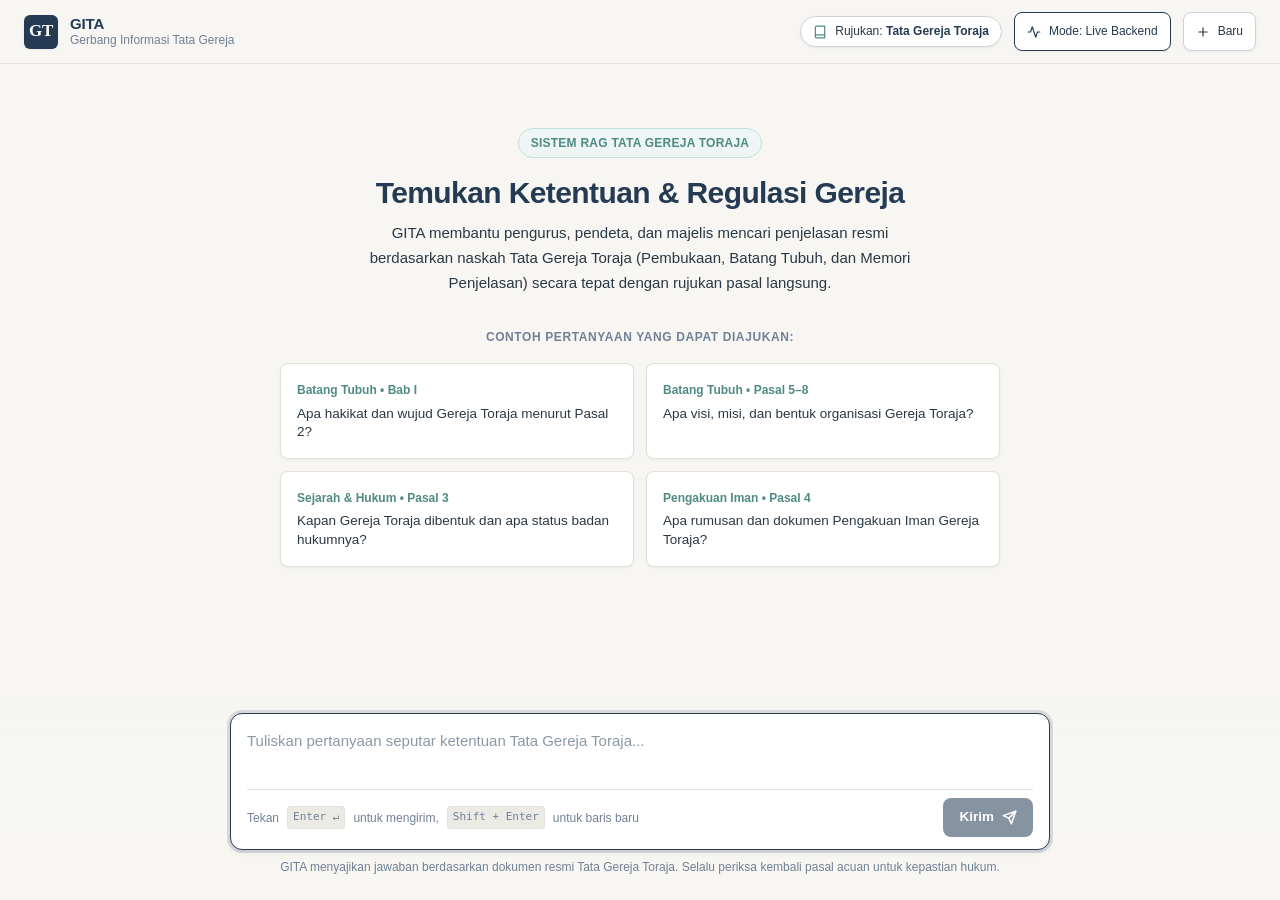
<file: frontend/index.html>
<!DOCTYPE html>
<html lang="id">
<head>
  <meta charset="UTF-8">
  <meta name="viewport" content="width=device-width, initial-scale=1.0">
  <meta name="description" content="GITA - Gerbang Informasi Tata Gereja Toraja berbasis Retrieval-Augmented Generation (RAG)">
  <title>GITA — Gerbang Informasi Tata Gereja Toraja</title>
  
  <!-- CSS Stylesheets -->
  <link rel="stylesheet" href="css/variables.css?v=1.3">
  <link rel="stylesheet" href="css/base.css?v=1.3">
  <link rel="stylesheet" href="css/layout.css?v=1.3">
  <link rel="stylesheet" href="css/components.css?v=1.3">
</head>
<body>
  <div class="app-wrapper">
    <!-- Header Aplikasi -->
    <header class="app-header">
      <div class="brand-section">
        <div class="brand-badge" title="Gereja Toraja">GT</div>
        <div class="brand-info">
          <span class="brand-title">GITA</span>
          <span class="brand-subtitle">Gerbang Informasi Tata Gereja</span>
        </div>
      </div>

      <div class="header-actions">
        <div class="doc-scope-badge" title="Dokumen rujukan yang diindeks sistem">
          <svg width="14" height="14" viewBox="0 0 24 24" fill="none" stroke="currentColor" stroke-width="2" stroke-linecap="round" stroke-linejoin="round">
            <path d="M4 19.5A2.5 2.5 0 0 1 6.5 17H20"></path>
            <path d="M6.5 2H20v20H6.5A2.5 2.5 0 0 1 4 19.5v-15A2.5 2.5 0 0 1 6.5 2z"></path>
          </svg>
          <span class="scope-text">Rujukan: <strong>Tata Gereja Toraja</strong></span>
        </div>

        <button type="button" class="btn-secondary-action mode-toggle" id="mode-toggle" title="Klik untuk beralih mode simulasi / live API">
          <svg width="14" height="14" viewBox="0 0 24 24" fill="none" stroke="currentColor" stroke-width="2" stroke-linecap="round" stroke-linejoin="round">
            <polyline points="22 12 18 12 15 21 9 3 6 12 2 12"></polyline>
          </svg>
          <span id="mode-label">Mode: Simulasi TGT</span>
        </button>

        <button type="button" class="btn-secondary-action" id="btn-new-chat" title="Bersihkan riwayat percakapan">
          <svg width="14" height="14" viewBox="0 0 24 24" fill="none" stroke="currentColor" stroke-width="2" stroke-linecap="round" stroke-linejoin="round">
            <path d="M12 5v14M5 12h14"></path>
          </svg>
          <span>Baru</span>
        </button>
      </div>
    </header>

    <!-- Area Konten Utama -->
    <main class="app-main" id="main-content">
      <!-- Empty State Awal -->
      <section class="empty-state" id="empty-state">
        <div class="empty-state-badge">Sistem RAG Tata Gereja Toraja</div>
        <h1 class="empty-state-title">Temukan Ketentuan &amp; Regulasi Gereja</h1>
        <p class="empty-state-desc">
          GITA membantu pengurus, pendeta, dan majelis mencari penjelasan resmi berdasarkan naskah Tata Gereja Toraja (Pembukaan, Batang Tubuh, dan Memori Penjelasan) secara tepat dengan rujukan pasal langsung.
        </p>

        <div class="empty-state-prompt-title">Contoh Pertanyaan yang Dapat Diajukan:</div>
        
        <div class="sample-prompts-grid">
          <div class="sample-prompt-card" data-prompt="Apa hakikat dan wujud Gereja Toraja menurut Pasal 2?">
            <span class="sample-prompt-tag">Batang Tubuh • Bab I</span>
            <span class="sample-prompt-text">Apa hakikat dan wujud Gereja Toraja menurut Pasal 2?</span>
          </div>

          <div class="sample-prompt-card" data-prompt="Apa visi, misi, dan bentuk organisasi Gereja Toraja?">
            <span class="sample-prompt-tag">Batang Tubuh • Pasal 5–8</span>
            <span class="sample-prompt-text">Apa visi, misi, dan bentuk organisasi Gereja Toraja?</span>
          </div>

          <div class="sample-prompt-card" data-prompt="Kapan Gereja Toraja dibentuk dan apa status badan hukumnya?">
            <span class="sample-prompt-tag">Sejarah &amp; Hukum • Pasal 3</span>
            <span class="sample-prompt-text">Kapan Gereja Toraja dibentuk dan apa status badan hukumnya?</span>
          </div>

          <div class="sample-prompt-card" data-prompt="Apa rumusan dan dokumen Pengakuan Iman Gereja Toraja?">
            <span class="sample-prompt-tag">Pengakuan Iman • Pasal 4</span>
            <span class="sample-prompt-text">Apa rumusan dan dokumen Pengakuan Iman Gereja Toraja?</span>
          </div>
        </div>
      </section>

      <!-- Wadah Aliran Percakapan -->
      <section class="conversation-container" id="conversation-container" aria-live="polite" aria-label="Riwayat Tanya Jawab">
        <!-- Pesan dan referensi ditambahkan secara dinamis oleh ui.js -->
      </section>
    </main>

    <!-- Dock Input Bawah -->
    <footer class="input-dock">
      <div class="input-shell">
        <div class="input-card">
          <form id="query-form">
            <textarea 
              id="query-input" 
              class="input-textarea" 
              placeholder="Tuliskan pertanyaan seputar ketentuan Tata Gereja Toraja..." 
              rows="1" 
              aria-label="Kolom pertanyaan"
              required></textarea>
            
            <div class="input-controls">
              <div class="input-shortcuts-hint">
                <span>Tekan</span>
                <span class="kbd-badge">Enter ↵</span>
                <span>untuk mengirim,</span>
                <span class="kbd-badge">Shift + Enter</span>
                <span>untuk baris baru</span>
              </div>

              <button type="submit" id="btn-send" class="btn-send" disabled aria-label="Kirim Pertanyaan">
                <span>Kirim</span>
                <svg width="15" height="15" viewBox="0 0 24 24" fill="none" stroke="currentColor" stroke-width="2.5" stroke-linecap="round" stroke-linejoin="round">
                  <line x1="22" y1="2" x2="11" y2="13"></line>
                  <polygon points="22 2 15 22 11 13 2 9 22 2"></polygon>
                </svg>
              </button>
            </div>
          </form>
        </div>
        <div class="input-meta-note">
          GITA menyajikan jawaban berdasarkan dokumen resmi Tata Gereja Toraja. Selalu periksa kembali pasal acuan untuk kepastian hukum.
        </div>
      </div>
    </footer>
  </div>

  <!-- JavaScript Application Layer (Universal Vanilla JS) -->
  <script src="js/config.js?v=1.3"></script>
  <script src="js/mockData.js?v=1.3"></script>
  <script src="js/api.js?v=1.3"></script>
  <script src="js/ui.js?v=1.3"></script>
  <script src="js/app.js?v=1.3"></script>
</body>
</html>
</file>
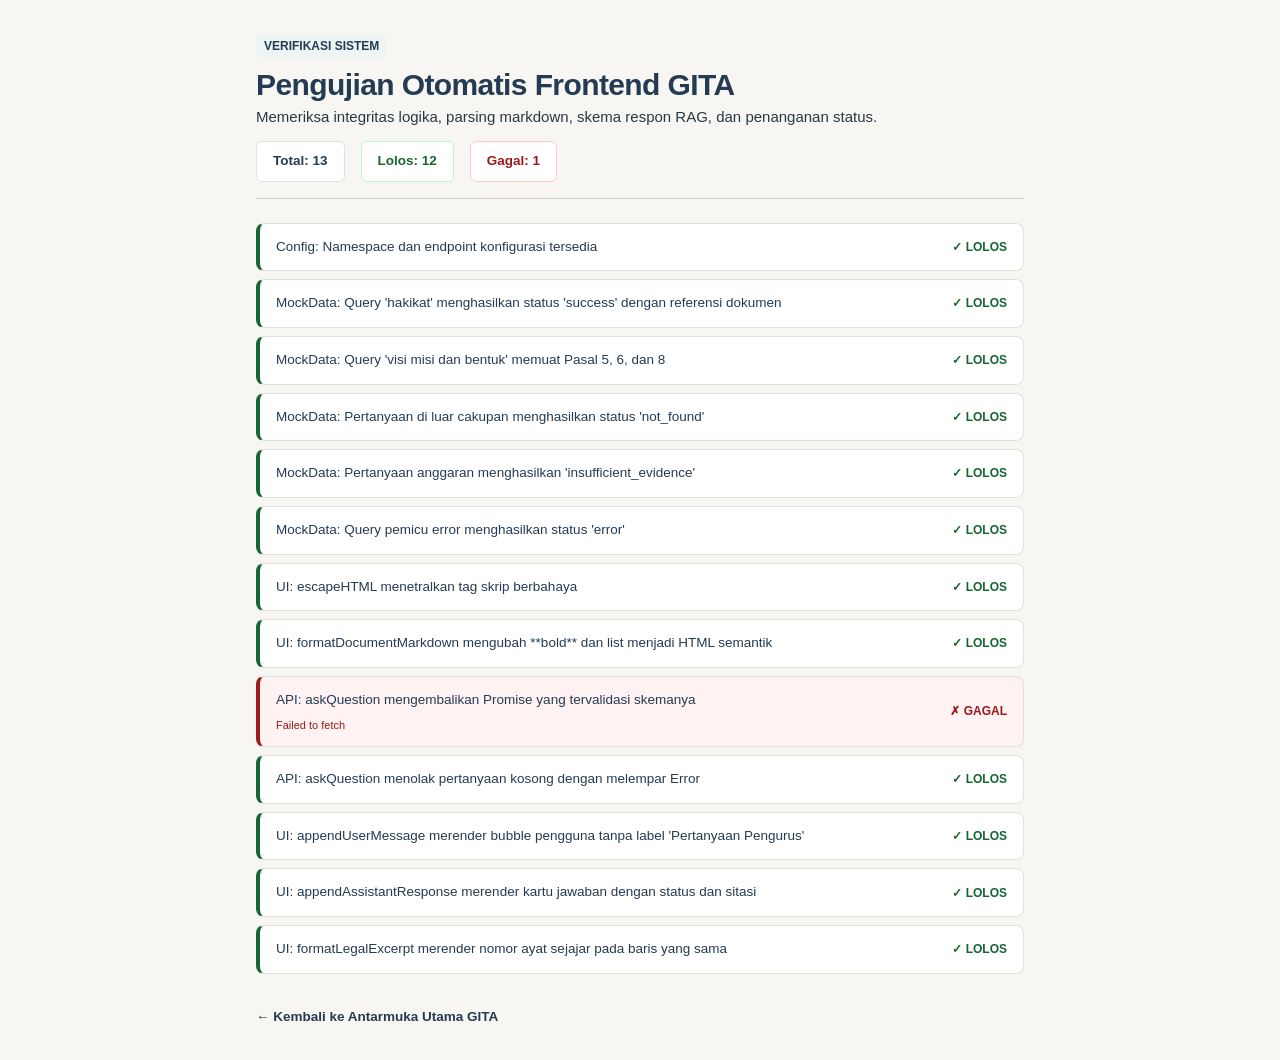
<file: frontend/test-runner.html>
<!DOCTYPE html>
<html lang="id">
<head>
  <meta charset="UTF-8">
  <meta name="viewport" content="width=device-width, initial-scale=1.0">
  <title>GITA — Frontend Automated Test Suite</title>
  <link rel="stylesheet" href="css/variables.css">
  <link rel="stylesheet" href="css/base.css">
  <style>
    body {
      padding: var(--space-8) var(--space-4);
      background-color: var(--bg-app);
      max-width: 800px;
      margin: 0 auto;
    }
    .test-header {
      margin-bottom: var(--space-6);
      border-bottom: 1px solid var(--border-default);
      padding-bottom: var(--space-4);
    }
    .test-badge {
      display: inline-block;
      padding: 2px 8px;
      background: var(--accent-subtle);
      color: var(--accent-primary);
      border-radius: var(--radius-xs);
      font-size: var(--text-xs);
      font-weight: 600;
      margin-bottom: var(--space-2);
    }
    .test-stats {
      display: flex;
      gap: var(--space-4);
      margin-top: var(--space-3);
    }
    .stat-pill {
      padding: var(--space-2) var(--space-4);
      border-radius: var(--radius-sm);
      font-size: var(--text-sm);
      font-weight: 600;
      background: var(--bg-surface);
      border: 1px solid var(--border-subtle);
    }
    .stat-pill.passed { color: var(--status-success-text); border-color: var(--status-success-border); }
    .stat-pill.failed { color: var(--status-error-text); border-color: var(--status-error-border); }
    
    .test-case {
      background: var(--bg-surface);
      border: 1px solid var(--border-subtle);
      border-radius: var(--radius-md);
      padding: var(--space-3) var(--space-4);
      margin-bottom: var(--space-2);
      display: flex;
      align-items: center;
      justify-content: space-between;
      font-size: var(--text-sm);
    }
    .test-case.pass { border-left: 4px solid var(--status-success-text); }
    .test-case.fail { border-left: 4px solid var(--status-error-text); background: var(--status-error-bg); }
    
    .test-title { font-weight: 500; color: var(--text-primary); }
    .test-status { font-weight: 700; font-size: var(--text-xs); }
    .test-status.pass { color: var(--status-success-text); }
    .test-status.fail { color: var(--status-error-text); }
    
    .btn-return {
      display: inline-block;
      margin-top: var(--space-6);
      color: var(--accent-primary);
      font-size: var(--text-sm);
      text-decoration: none;
      font-weight: 600;
    }
    .btn-return:hover { text-decoration: underline; }
  </style>
</head>
<body>
  <div class="test-header">
    <div class="test-badge">VERIFIKASI SISTEM</div>
    <h1>Pengujian Otomatis Frontend GITA</h1>
    <p>Memeriksa integritas logika, parsing markdown, skema respon RAG, dan penanganan status.</p>
    
    <div class="test-stats">
      <div class="stat-pill" id="stat-total">Total: 0</div>
      <div class="stat-pill passed" id="stat-passed">Lolos: 0</div>
      <div class="stat-pill failed" id="stat-failed">Gagal: 0</div>
    </div>
  </div>

  <div id="test-results"></div>

  <a href="index.html" class="btn-return">← Kembali ke Antarmuka Utama GITA</a>

  <!-- Skrip Modul GITA -->
  <script src="js/config.js"></script>
  <script src="js/mockData.js"></script>
  <script src="js/api.js"></script>
  <script src="js/ui.js"></script>

  <!-- Skrip Test Runner -->
  <script>
    (async function() {
      const resultsContainer = document.getElementById("test-results");
      let passedCount = 0;
      let failedCount = 0;
      const tests = [];

      function test(name, fn) {
        tests.push({ name, fn });
      }

      function assert(condition, message) {
        if (!condition) throw new Error(message || "Assertion failed");
      }

      /* ==========================================================================
         Daftar Test Cases
         ========================================================================== */

      // 1. Config Object
      test("Config: Namespace dan endpoint konfigurasi tersedia", () => {
        assert(window.GITA && window.GITA.CONFIG, "GITA.CONFIG harus terdefinisi");
        assert(window.GITA.CONFIG.ENDPOINTS.QUERY === "/query", "Endpoint query harus /query");
        assert(typeof window.GITA.CONFIG.USE_MOCK === "boolean", "USE_MOCK harus boolean");
      });

      // 2. Mock Data - Success State
      test("MockData: Query 'hakikat' menghasilkan status 'success' dengan referensi dokumen", () => {
        const res = window.GITA.getMockResponse("Apa hakikat dan wujud Gereja Toraja?");
        assert(res.status === "success", "Status harus success");
        assert(res.answer.includes("Gereja Toraja"), "Jawaban harus memuat teks Gereja Toraja");
        assert(Array.isArray(res.sources) && res.sources.length >= 2, "Harus menyertakan minimal 2 rujukan pasal");
        assert(res.sources[0].chunk_id === "TGT-BT-BAB-I-PASAL-1", "Sumber pertama harus Pasal 1");
      });

      // 3. Mock Data - Presbiterial Sinodal & Visi
      test("MockData: Query 'visi misi dan bentuk' memuat Pasal 5, 6, dan 8", () => {
        const res = window.GITA.getMockResponse("visi dan bentuk presbiterial");
        assert(res.status === "success", "Status harus success");
        assert(res.sources.some(s => s.article === "8"), "Harus menyertakan Pasal 8 mengenai bentuk presbiterial");
      });

      // 4. Mock Data - Not Found State
      test("MockData: Pertanyaan di luar cakupan menghasilkan status 'not_found'", () => {
        const res = window.GITA.getMockResponse("Bagaimana cara membuat sim c?");
        assert(res.status === "not_found", "Harus menghasilkan status not_found");
        assert(res.sources.length === 0, "Rujukan sumber harus kosong jika not found");
      });

      // 5. Mock Data - Insufficient Evidence
      test("MockData: Pertanyaan anggaran menghasilkan 'insufficient_evidence'", () => {
        const res = window.GITA.getMockResponse("Berapa anggaran biaya tahun depan?");
        assert(res.status === "insufficient_evidence", "Harus menghasilkan status insufficient_evidence");
      });

      // 6. Mock Data - Error Handling
      test("MockData: Query pemicu error menghasilkan status 'error'", () => {
        const res = window.GITA.getMockResponse("simulasi error teknis");
        assert(res.status === "error", "Harus menghasilkan status error");
      });

      // 7. UI Escape HTML (XSS Protection)
      test("UI: escapeHTML menetralkan tag skrip berbahaya", () => {
        const raw = '<script>alert("xss")<\/script>&"\'';
        const escaped = window.GITA.UI.escapeHTML(raw);
        assert(!escaped.includes("<script>"), "Tag script tidak boleh lolos");
        assert(escaped.includes("&lt;script&gt;"), "Kurung sudut harus di-escape");
      });

      // 8. UI Format Markdown
      test("UI: formatDocumentMarkdown mengubah **bold** dan list menjadi HTML semantik", () => {
        const md = "**Teks Tebal**\n1. Poin Pertama\n2. Poin Kedua";
        const html = window.GITA.UI.formatDocumentMarkdown(md);
        assert(html.includes("<strong>Teks Tebal</strong>"), "Bold harus diformat menjadi <strong>");
        assert(html.includes("<ol><li>Poin Pertama</li>"), "List bernomor harus dibungkus <ol><li>");
      });

      // 9. API Service Validation
      test("API: askQuestion mengembalikan Promise yang tervalidasi skemanya", async () => {
        const res = await window.GITA.askQuestion("Apa visi Gereja Toraja?");
        assert(res && typeof res === "object", "Respon harus objek");
        assert(["success", "not_found", "insufficient_evidence", "error"].includes(res.status), "Status harus valid");
        assert(typeof res.answer === "string", "Answer harus string");
        assert(Array.isArray(res.sources), "Sources harus array");
      });

      // 10. API Service Empty Input Rejection
      test("API: askQuestion menolak pertanyaan kosong dengan melempar Error", async () => {
        let threw = false;
        try {
          await window.GITA.askQuestion("   ");
        } catch (e) {
          threw = true;
        }
        assert(threw, "askQuestion harus melempar Error jika input hanya spasi");
      });

      // 11. UI Bubble Message Cleanliness (No redundant "Pertanyaan Pengurus")
      test("UI: appendUserMessage merender bubble pengguna tanpa label 'Pertanyaan Pengurus'", () => {
        const dummyContainer = document.createElement("div");
        window.GITA.UI.appendUserMessage(dummyContainer, "Pertanyaan uji coba?");
        assert(dummyContainer.querySelector(".user-query-bubble"), "Harus memiliki .user-query-bubble");
        assert(dummyContainer.querySelector(".user-query-text"), "Harus memiliki .user-query-text");
        assert(!dummyContainer.textContent.includes("Pertanyaan Pengurus"), "Tidak boleh memuat teks 'Pertanyaan Pengurus'");
      });

      // 12. UI Assistant Response Structure & Status
      test("UI: appendAssistantResponse merender kartu jawaban dengan status dan sitasi", () => {
        const dummyContainer = document.createElement("div");
        const mockData = {
          status: "success",
          answer: "Ini adalah jawaban uji coba.",
          sources: [{ chunk_id: "TGT-1", title: "Pasal 1", document_title: "Tata Gereja Toraja", page_number: 10, text_preview: "Isi pasal..." }]
        };
        window.GITA.UI.appendAssistantResponse(dummyContainer, mockData);
        assert(dummyContainer.querySelector(".assistant-response-card"), "Harus memiliki .assistant-response-card");
        assert(dummyContainer.querySelector(".status-pill.success"), "Harus memiliki status pill success");
        assert(dummyContainer.querySelector(".citation-card"), "Harus memiliki citation card");
      });

      // 13. UI Legal Excerpt Formatting (Pasal & Ayat Alignment)
      test("UI: formatLegalExcerpt merender nomor ayat sejajar pada baris yang sama", () => {
        const raw = "Pasal 2\nHakikat dan Wujud\n1.\nGereja Toraja adalah persekutuan.\n2.\nGereja Toraja adalah gereja.";
        const rendered = window.GITA.UI.formatLegalExcerpt(raw);
        assert(rendered.includes("Pasal 2 — Hakikat dan Wujud"), "Header harus memuat pasal dan nama judul");
        assert(rendered.includes("citation-excerpt-item"), "Harus merender item ayat");
        assert(rendered.includes('<span class="citation-item-num">1.</span>'), "Harus memiliki span nomor ayat 1.");
        assert(rendered.includes('<span class="citation-item-text">Gereja Toraja adalah persekutuan.</span>'), "Teks ayat harus berdampingan");
      });

      /* ==========================================================================
         Eksekusi Seluruh Test
         ========================================================================== */
      for (const t of tests) {
        const el = document.createElement("div");
        el.className = "test-case";

        try {
          await t.fn();
          passedCount++;
          el.classList.add("pass");
          el.innerHTML = `
            <span class="test-title">${t.name}</span>
            <span class="test-status pass">✓ LOLOS</span>
          `;
        } catch (err) {
          failedCount++;
          el.classList.add("fail");
          el.innerHTML = `
            <div>
              <span class="test-title">${t.name}</span>
              <div style="font-size: 11px; color: var(--status-error-text); margin-top: 4px;">${err.message}</div>
            </div>
            <span class="test-status fail">✗ GAGAL</span>
          `;
        }

        resultsContainer.appendChild(el);
      }

      // Update statistik
      document.getElementById("stat-total").textContent = `Total: ${tests.length}`;
      document.getElementById("stat-passed").textContent = `Lolos: ${passedCount}`;
      document.getElementById("stat-failed").textContent = `Gagal: ${failedCount}`;
    })();
  </script>
</body>
</html>
</file>
<file: frontend/css/variables.css>
/**
 * GITA - Gerbang Informasi Tata Gereja
 * Design System Tokens & CSS Variables
 * Direction: Dignified, Clean, Professional, Harmonious (Deep Navy, Muted Teal, Soft Blue, Warm Ivory)
 */

:root {
  /* Surface & Background Palette (Warm Ivory & Pure White) */
  --bg-app: #F7F6F2;          /* Warm Ivory / Neutral Off-White - Latar utama yang tenang dan elegan */
  --bg-surface: #FFFFFF;      /* Putih bersih untuk kartu, response card, dan container input */
  --bg-subtle: #ECEAE4;       /* Soft warm neutral untuk pembatas, badge netral, dan kutipan */
  --bg-hover: #E3E0D6;        /* State hover elemen netral */
  --bg-active: #D7D3C7;       /* State aktif elemen netral */

  /* Hairline Borders & Dividers */
  --border-subtle: #E2E1DA;   /* Hairline border halus untuk kartu & divider */
  --border-default: #CBD2D9;  /* Border standar untuk card aktif & input */
  --border-focus: #243B53;    /* Border fokus selaras warna utama Deep Navy */

  /* Text & Typographic Hierarchy */
  --text-primary: #243B53;    /* Deep Navy / Ink - judul dan teks identitas berwibawa */
  --text-secondary: #293845;  /* Dark Text - kenyamanan membaca isi jawaban & dokumen */
  --text-muted: #718096;      /* Muted Text - metadata, label pendukung, disclaimer */
  --text-placeholder: #8A99A8;/* Slate 400 - placeholder bersih dan tidak mendominasi */
  --text-inverse: #FFFFFF;    /* Teks kontras di atas latar gelap */

  /* Primary Identity: Deep Navy / Ink Blue (Wibawa, Kepercayaan, Kelembagaan) */
  --navy-primary: #243B53;
  --navy-hover: #1B2D40;
  --navy-active: #142231;
  --navy-subtle: #EBF2F7;
  --navy-border: #C7D8E6;

  /* Secondary Accent: Muted Teal (Ketenangan, Modern, Rujukan Dokumen) */
  --teal-primary: #4F8A83;
  --teal-hover: #3E726C;
  --teal-active: #2E5651;
  --teal-subtle: #EDF6F5;     /* Latar badge rujukan pasal & highlight */
  --teal-border: #C5E0DC;     /* Border rujukan pasal */

  /* Interactive & User Chat Bubble: Soft Blue */
  --blue-bubble: #DCEAF4;     /* Soft Blue untuk chat bubble pengguna */
  --blue-bubble-border: #C4DCED;
  --blue-bubble-text: #19354E;
  --blue-subtle: #EBF3F9;
  --blue-border: #BCD9EE;

  /* Limited Accent: Soft Coral / Muted Terracotta (Aksen tambahan terukur) */
  --coral-primary: #D98978;
  --coral-hover: #C57361;
  --coral-subtle: #FCF4F2;
  --coral-border: #F4D3CC;

  /* Institutional Aliases for backward compatibility */
  --accent-primary: var(--navy-primary);
  --accent-hover: var(--navy-hover);
  --accent-active: var(--navy-active);
  --accent-subtle: var(--teal-subtle);
  --accent-border: var(--teal-border);

  /* Status Tokens (Strictly semantic) */
  --status-success-bg: #F0FDF4;
  --status-success-border: #BBF7D0;
  --status-success-text: #166534;

  --status-warning-bg: #FFFBEB;
  --status-warning-border: #FDE68A;
  --status-warning-text: #92400E;

  --status-error-bg: #FEF2F2;
  --status-error-border: #FECACA;
  --status-error-text: #991B1B;

  --status-info-bg: #F0F6FA;
  --status-info-border: #D0E2EF;
  --status-info-text: #1E3A5F;

  /* Typography Scales */
  --font-sans: -apple-system, BlinkMacSystemFont, "Segoe UI", Roboto, "Helvetica Neue", Arial, sans-serif;
  --font-serif: "Georgia", Cambria, "Times New Roman", Times, serif;
  --font-mono: ui-monospace, SFMono-Regular, Menlo, Monaco, Consolas, monospace;

  --text-xs: 0.75rem;    /* 12px */
  --text-sm: 0.84375rem; /* 13.5px */
  --text-base: 0.9375rem;/* 15px - optimal for editorial legibility */
  --text-md: 1.0625rem;  /* 17px */
  --text-lg: 1.25rem;    /* 20px */
  --text-xl: 1.5rem;     /* 24px */
  --text-2xl: 1.875rem;  /* 30px */

  --leading-tight: 1.25;
  --leading-normal: 1.5;
  --leading-relaxed: 1.68;

  /* Spacing Scale */
  --space-1: 0.25rem;  /* 4px */
  --space-2: 0.5rem;   /* 8px */
  --space-3: 0.75rem;  /* 12px */
  --space-4: 1rem;     /* 16px */
  --space-5: 1.25rem;  /* 20px */
  --space-6: 1.5rem;   /* 24px */
  --space-8: 2rem;     /* 32px */
  --space-10: 2.5rem;  /* 40px */
  --space-12: 3rem;    /* 48px */

  /* Structural Radii (Restrained, not bubbly) */
  --radius-xs: 3px;
  --radius-sm: 6px;
  --radius-md: 8px;
  --radius-lg: 12px;
  --radius-full: 9999px;

  /* Elevation (Subtle, crisp, physical feel) */
  --shadow-none: none;
  --shadow-sm: 0 1px 3px 0 rgba(36, 59, 83, 0.05), 0 1px 2px -1px rgba(36, 59, 83, 0.04);
  --shadow-md: 0 4px 6px -1px rgba(36, 59, 83, 0.07), 0 2px 4px -2px rgba(36, 59, 83, 0.05);
  --shadow-float: 0 12px 28px -6px rgba(36, 59, 83, 0.09), 0 4px 10px -4px rgba(36, 59, 83, 0.04);

  /* Transitions */
  --transition-fast: 150ms cubic-bezier(0.4, 0, 0.2, 1);
  --transition-normal: 220ms cubic-bezier(0.4, 0, 0.2, 1);

  /* Layout Constraints & Composer Dynamics */
  --header-height: 64px;
  --content-max-width: 820px;
  --composer-height: 220px; /* Nilai awal aman, disinkronkan secara dinamis oleh ResizeObserver */
  --composer-clearance: calc(var(--composer-height, 220px) + var(--space-8));
}
</file>
<file: frontend/css/base.css>
/**
 * GITA - Base & Typography Styles
 */

*, *::before, *::after {
  box-sizing: border-box;
  margin: 0;
  padding: 0;
}

html {
  font-size: 16px;
  -webkit-text-size-adjust: 100%;
  scroll-behavior: smooth;
  background-color: var(--bg-app);
  scroll-padding-bottom: var(--composer-clearance, 240px);
}

body {
  font-family: var(--font-sans);
  font-size: var(--text-base);
  line-height: var(--leading-relaxed);
  color: var(--text-primary);
  background-color: var(--bg-app);
  -webkit-font-smoothing: antialiased;
  -moz-osx-font-smoothing: grayscale;
  min-height: 100vh;
  display: flex;
  flex-direction: column;
}

/* Typography Rules */
h1, h2, h3, h4, h5, h6 {
  color: var(--text-primary);
  font-weight: 600;
  line-height: var(--leading-tight);
}

h1 {
  font-size: var(--text-2xl);
  letter-spacing: -0.02em;
}

h2 {
  font-size: var(--text-xl);
  letter-spacing: -0.015em;
}

h3 {
  font-size: var(--text-lg);
  letter-spacing: -0.01em;
}

p {
  color: var(--text-secondary);
  margin-bottom: var(--space-3);
}

p:last-child {
  margin-bottom: 0;
}

strong {
  color: var(--text-primary);
  font-weight: 600;
}

small {
  font-size: var(--text-xs);
  color: var(--text-muted);
}

/* Form Elements Reset */
input, textarea, button, select {
  font-family: inherit;
  font-size: inherit;
  line-height: inherit;
  color: inherit;
  border: none;
  background: none;
  outline: none;
}

button {
  cursor: pointer;
  user-select: none;
}

button:disabled {
  cursor: not-allowed;
  opacity: 0.55;
}

/* Custom Scrollbar (Subtle, sleek) */
::-webkit-scrollbar {
  width: 6px;
  height: 6px;
}

::-webkit-scrollbar-track {
  background: transparent;
}

::-webkit-scrollbar-thumb {
  background: var(--border-default);
  border-radius: var(--radius-full);
}

::-webkit-scrollbar-thumb:hover {
  background: var(--text-muted);
}

/* Focus Visible Accessibility */
:focus-visible {
  outline: 2px solid var(--navy-primary);
  outline-offset: 2px;
}

/* Compound controls (misal: textarea di dalam .input-card) menggunakan :focus-within container */
.input-textarea:focus,
.input-textarea:focus-visible {
  outline: none !important;
  box-shadow: none !important;
}
</file>
<file: frontend/css/layout.css>
/**
 * GITA - Layout & Structural Grid
 */

.app-wrapper {
  display: flex;
  flex-direction: column;
  min-height: 100vh;
  position: relative;
  background-color: var(--bg-app);
}

/* Header */
.app-header {
  position: sticky;
  top: 0;
  z-index: 40;
  height: var(--header-height);
  background-color: rgba(247, 246, 242, 0.95);
  backdrop-filter: blur(8px);
  -webkit-backdrop-filter: blur(8px);
  border-bottom: 1px solid var(--border-subtle);
  display: flex;
  align-items: center;
  justify-content: space-between;
  padding: 0 var(--space-6);
}

.brand-section {
  display: flex;
  align-items: center;
  gap: var(--space-3);
}

.brand-badge {
  display: inline-flex;
  align-items: center;
  justify-content: center;
  width: 34px;
  height: 34px;
  background-color: var(--navy-primary);
  color: var(--text-inverse);
  font-family: var(--font-serif);
  font-weight: 700;
  font-size: var(--text-md);
  border-radius: var(--radius-sm);
  letter-spacing: -0.02em;
  box-shadow: var(--shadow-sm);
}

.brand-info {
  display: flex;
  flex-direction: column;
}

.brand-title {
  font-size: var(--text-base);
  font-weight: 700;
  color: var(--navy-primary);
  line-height: 1.1;
  letter-spacing: -0.01em;
}

.brand-subtitle {
  font-size: var(--text-xs);
  color: var(--text-muted);
  font-weight: 500;
  line-height: 1.2;
}

.header-actions {
  display: flex;
  align-items: center;
  gap: var(--space-3);
}

.doc-scope-badge {
  display: inline-flex;
  align-items: center;
  gap: var(--space-2);
  padding: var(--space-1) var(--space-3);
  background-color: var(--bg-surface);
  border: 1px solid var(--border-default);
  border-radius: var(--radius-full);
  font-size: var(--text-xs);
  color: var(--text-secondary);
  font-weight: 500;
  box-shadow: var(--shadow-sm);
}

.doc-scope-badge svg {
  color: var(--teal-primary);
}

.btn-secondary-action {
  display: inline-flex;
  align-items: center;
  gap: var(--space-2);
  padding: var(--space-2) var(--space-3);
  background-color: var(--bg-surface);
  border: 1px solid var(--border-default);
  border-radius: var(--radius-md);
  font-size: var(--text-xs);
  color: var(--text-secondary);
  font-weight: 500;
  transition: all var(--transition-fast);
  box-shadow: var(--shadow-sm);
}

.btn-secondary-action:hover {
  background-color: var(--navy-subtle);
  color: var(--navy-primary);
  border-color: var(--navy-border);
}

.btn-secondary-action:active {
  background-color: var(--blue-bubble);
}

.mode-toggle {
  cursor: pointer;
}

/* Main Content Area */
.app-main {
  flex: 1;
  display: flex;
  flex-direction: column;
  width: 100%;
  max-width: var(--content-max-width);
  margin: 0 auto;
  /* Ruang bawah adaptif yang sinkron dengan tinggi input composer */
  padding: var(--space-6) var(--space-4) var(--composer-clearance, 240px);
}

/* Conversation Container */
.conversation-container {
  display: flex;
  flex-direction: column;
  gap: var(--space-8);
  width: 100%;
}

/* Pinned Bottom Input Dock */
.input-dock {
  position: fixed;
  bottom: 0;
  left: 0;
  right: 0;
  z-index: 30;
  /* Gradien lembut menyatu dengan latar warm ivory */
  background: linear-gradient(to bottom, rgba(247, 246, 242, 0) 0%, rgba(247, 246, 242, 0.92) 24%, rgba(247, 246, 242, 1) 100%);
  padding: var(--space-4) var(--space-4) var(--space-6);
  pointer-events: none;
}

.input-shell {
  max-width: var(--content-max-width);
  margin: 0 auto;
  pointer-events: auto;
}

/* Footer / Disclaimer */
.input-meta-note {
  text-align: center;
  font-size: var(--text-xs);
  color: var(--text-muted);
  margin-top: var(--space-2);
  line-height: var(--leading-normal);
}

/* Responsive adjustments */
@media (max-width: 640px) {
  .app-header {
    padding: 0 var(--space-3);
    height: 56px;
  }

  .brand-subtitle {
    display: none;
  }

  .doc-scope-badge span.scope-text {
    display: none;
  }

  .app-main {
    padding: var(--space-4) var(--space-3) calc(var(--composer-height, 240px) + var(--space-6));
  }

  .input-dock {
    padding: var(--space-2) var(--space-3) var(--space-4);
  }
}
</file>
<file: frontend/css/components.css>
/**
 * GITA - Components Stylesheet
 * Strict Anti-AI-Slop: Clean, Institutional, Legible, High Usability
 */

/* ==========================================================================
   1. Empty State
   ========================================================================== */
.empty-state {
  display: flex;
  flex-direction: column;
  align-items: center;
  text-align: center;
  padding: var(--space-10) var(--space-4) var(--space-6);
  animation: fadeIn 300ms ease-out;
}

.empty-state-badge {
  display: inline-flex;
  align-items: center;
  gap: var(--space-2);
  padding: var(--space-1) var(--space-3);
  background-color: var(--teal-subtle);
  border: 1px solid var(--teal-border);
  color: var(--teal-primary);
  border-radius: var(--radius-full);
  font-size: var(--text-xs);
  font-weight: 600;
  margin-bottom: var(--space-4);
  letter-spacing: 0.02em;
  text-transform: uppercase;
}

.empty-state-title {
  font-size: var(--text-2xl);
  font-weight: 700;
  color: var(--navy-primary);
  margin-bottom: var(--space-2);
  letter-spacing: -0.02em;
}

.empty-state-desc {
  max-width: 580px;
  font-size: var(--text-base);
  color: var(--text-secondary);
  line-height: var(--leading-relaxed);
  margin-bottom: var(--space-8);
}

.empty-state-prompt-title {
  font-size: var(--text-xs);
  font-weight: 600;
  text-transform: uppercase;
  letter-spacing: 0.05em;
  color: var(--text-muted);
  margin-bottom: var(--space-4);
}

.sample-prompts-grid {
  display: grid;
  grid-template-columns: repeat(auto-fit, minmax(260px, 1fr));
  gap: var(--space-3);
  width: 100%;
  max-width: 720px;
}

.sample-prompt-card {
  display: flex;
  flex-direction: column;
  align-items: flex-start;
  text-align: left;
  padding: var(--space-4);
  background-color: var(--bg-surface);
  border: 1px solid var(--border-subtle);
  border-radius: var(--radius-md);
  box-shadow: var(--shadow-sm);
  transition: all var(--transition-fast);
  cursor: pointer;
}

.sample-prompt-card:hover {
  border-color: var(--navy-primary);
  background-color: #FAFCFE;
  transform: translateY(-1px);
  box-shadow: var(--shadow-md);
}

.sample-prompt-tag {
  font-size: var(--text-xs);
  font-weight: 600;
  color: var(--teal-primary);
  margin-bottom: var(--space-1);
}

.sample-prompt-text {
  font-size: var(--text-sm);
  color: var(--text-secondary);
  line-height: 1.4;
  font-weight: 500;
}

/* ==========================================================================
   2. Chat Interaction & Messages
   ========================================================================== */
.chat-turn {
  display: flex;
  flex-direction: column;
  gap: var(--space-4);
  animation: fadeIn 200ms ease-out;
}

/* User Query Bubble (Refined Soft Blue, Clean & Readable) */
.user-query-container {
  display: flex;
  justify-content: flex-end;
  width: 100%;
}

.user-query-bubble {
  max-width: 82%;
  background-color: var(--blue-bubble);
  border: 1px solid var(--blue-bubble-border);
  border-radius: var(--radius-lg) var(--radius-lg) 2px var(--radius-lg);
  padding: var(--space-3) var(--space-4);
  box-shadow: 0 1px 3px 0 rgba(36, 59, 83, 0.06);
}

.user-query-text {
  font-size: var(--text-base);
  color: var(--blue-bubble-text);
  line-height: var(--leading-normal);
  white-space: pre-wrap;
  word-break: break-word;
  font-weight: 500;
}

/* Assistant Response Card */
.assistant-response-card {
  width: 100%;
  background-color: var(--bg-surface);
  border: 1px solid var(--border-subtle);
  border-radius: var(--radius-lg);
  box-shadow: var(--shadow-sm);
  padding: var(--space-6);
  display: flex;
  flex-direction: column;
  gap: var(--space-4);
}

.response-header {
  display: flex;
  align-items: center;
  justify-content: space-between;
  border-bottom: 1px solid var(--border-subtle);
  padding-bottom: var(--space-3);
}

.assistant-identity {
  display: flex;
  align-items: center;
  gap: var(--space-2);
}

.assistant-icon {
  width: 24px;
  height: 24px;
  display: flex;
  align-items: center;
  justify-content: center;
  background-color: var(--teal-subtle);
  color: var(--teal-primary);
  border-radius: var(--radius-xs);
}

.assistant-name {
  font-size: var(--text-sm);
  font-weight: 600;
  color: var(--navy-primary);
}

/* Status Badges */
.status-pill {
  display: inline-flex;
  align-items: center;
  gap: var(--space-1);
  padding: 2px var(--space-3);
  border-radius: var(--radius-full);
  font-size: var(--text-xs);
  font-weight: 600;
  border: 1px solid transparent;
}

.status-pill.success {
  background-color: var(--status-success-bg);
  border-color: var(--status-success-border);
  color: var(--status-success-text);
}

.status-pill.warning {
  background-color: var(--status-warning-bg);
  border-color: var(--status-warning-border);
  color: var(--status-warning-text);
}

.status-pill.error {
  background-color: var(--status-error-bg);
  border-color: var(--status-error-border);
  color: var(--status-error-text);
}

.status-pill.info {
  background-color: var(--status-info-bg);
  border-color: var(--status-info-border);
  color: var(--status-info-text);
}

/* Answer Body */
.response-body {
  font-size: var(--text-base);
  line-height: var(--leading-relaxed);
  color: var(--text-secondary);
}

.response-body p {
  margin-bottom: var(--space-3);
}

.response-body p:last-child {
  margin-bottom: 0;
}

.response-body ol,
.response-body ul {
  margin: var(--space-2) 0 var(--space-3) var(--space-6);
}

.response-body li {
  margin-bottom: var(--space-1);
}

/* ==========================================================================
   3. Source References Section (Muted Teal Accent)
   ========================================================================== */
.source-section {
  margin-top: var(--space-2);
  padding-top: var(--space-4);
  border-top: 1px dashed var(--border-default);
}

.source-header {
  display: flex;
  align-items: center;
  justify-content: space-between;
  margin-bottom: var(--space-3);
}

.source-title {
  display: flex;
  align-items: center;
  gap: var(--space-2);
  font-size: var(--text-xs);
  font-weight: 700;
  color: var(--navy-primary);
  text-transform: uppercase;
  letter-spacing: 0.04em;
}

.source-count-badge {
  background-color: var(--teal-subtle);
  border: 1px solid var(--teal-border);
  color: var(--teal-primary);
  font-size: var(--text-xs);
  font-weight: 600;
  padding: 1px 6px;
  border-radius: var(--radius-full);
}

.citation-cards-list {
  display: flex;
  flex-direction: column;
  gap: var(--space-3);
}

.citation-card {
  background-color: #FAFBFB;
  border: 1px solid var(--border-subtle);
  border-radius: var(--radius-md);
  padding: var(--space-3);
  transition: border-color var(--transition-fast);
}

.citation-card:hover {
  border-color: var(--teal-border);
}

.citation-meta-row {
  display: flex;
  flex-wrap: wrap;
  align-items: center;
  gap: var(--space-2);
}

.citation-badge {
  display: inline-flex;
  align-items: center;
  padding: 2px var(--space-2);
  background-color: var(--teal-subtle);
  border: 1px solid var(--teal-border);
  color: var(--teal-primary);
  border-radius: var(--radius-xs);
  font-size: var(--text-xs);
  font-weight: 600;
}

.citation-doc-info {
  font-size: var(--text-xs);
  color: var(--text-secondary);
  font-weight: 500;
}

.citation-page {
  font-size: var(--text-xs);
  color: var(--text-muted);
}

.citation-toggle-btn {
  margin-left: auto;
  font-size: var(--text-xs);
  color: var(--teal-primary);
  font-weight: 500;
  display: inline-flex;
  align-items: center;
  gap: 4px;
  padding: 2px 6px;
  border-radius: var(--radius-xs);
  transition: background-color var(--transition-fast);
}

.citation-toggle-btn:hover {
  background-color: var(--teal-subtle);
}

.citation-excerpt {
  margin-top: var(--space-3);
  padding: var(--space-4);
  background-color: #FAFAFE;
  border-left: 3px solid var(--primary);
  border-top: 1px solid var(--border-subtle);
  border-right: 1px solid var(--border-subtle);
  border-bottom: 1px solid var(--border-subtle);
  border-radius: 0 var(--radius-sm) var(--radius-sm) 0;
  font-size: var(--text-sm);
  color: var(--text-secondary);
  line-height: var(--leading-normal);
  display: none;
}

.citation-excerpt.expanded {
  display: flex;
  flex-direction: column;
  gap: var(--space-3);
  animation: fadeIn 150ms ease-out;
}

.citation-excerpt-header {
  font-weight: 700;
  color: var(--text-primary);
  font-size: var(--text-sm);
  padding-bottom: var(--space-2);
  border-bottom: 1px dashed var(--border-subtle);
}

.citation-excerpt-item {
  display: flex;
  align-items: baseline;
  gap: var(--space-2);
  line-height: var(--leading-normal);
}

.citation-item-num {
  font-weight: 700;
  color: var(--primary-hover);
  flex-shrink: 0;
  min-width: 24px;
  white-space: nowrap;
}

.citation-item-text {
  flex: 1;
  color: var(--text-secondary);
}

.citation-excerpt-p {
  line-height: var(--leading-normal);
  color: var(--text-secondary);
}

/* ==========================================================================
   4. Loading State & Skeletons
   ========================================================================== */
.loading-turn {
  background-color: var(--bg-surface);
  border: 1px solid var(--border-subtle);
  border-radius: var(--radius-lg);
  padding: var(--space-6);
  display: flex;
  flex-direction: column;
  gap: var(--space-3);
  box-shadow: var(--shadow-sm);
}

.loading-header {
  display: flex;
  align-items: center;
  gap: var(--space-2);
  font-size: var(--text-sm);
  font-weight: 500;
  color: var(--text-secondary);
}

.loading-spinner-ring {
  width: 16px;
  height: 16px;
  border: 2px solid var(--border-default);
  border-top-color: var(--teal-primary);
  border-radius: 50%;
  animation: spin 0.8s linear infinite;
}

.skeleton-line {
  height: 14px;
  background-color: var(--bg-subtle);
  border-radius: var(--radius-xs);
  animation: pulse 1.5s ease-in-out infinite;
}

.skeleton-line.w-full {
  width: 100%;
}

.skeleton-line.w-80 {
  width: 80%;
}

.skeleton-line.w-60 {
  width: 60%;
}

/* ==========================================================================
   5. Notice & Empty Results Banner
   ========================================================================== */
.notice-box {
  display: flex;
  align-items: flex-start;
  gap: var(--space-3);
  padding: var(--space-4);
  border-radius: var(--radius-md);
  margin-top: var(--space-2);
}

.notice-box.warning {
  background-color: var(--status-warning-bg);
  border: 1px solid var(--status-warning-border);
  color: var(--status-warning-text);
}

.notice-box.error {
  background-color: var(--status-error-bg);
  border: 1px solid var(--status-error-border);
  color: var(--status-error-text);
}

.notice-icon {
  flex-shrink: 0;
  margin-top: 2px;
}

.notice-content h4 {
  font-size: var(--text-sm);
  font-weight: 600;
  margin-bottom: var(--space-1);
}

.notice-content p {
  font-size: var(--text-sm);
  line-height: var(--leading-normal);
  color: inherit;
}

.btn-retry {
  margin-top: var(--space-3);
  display: inline-flex;
  align-items: center;
  gap: var(--space-2);
  padding: var(--space-2) var(--space-3);
  background-color: var(--bg-surface);
  border: 1px solid var(--status-error-border);
  border-radius: var(--radius-sm);
  color: var(--status-error-text);
  font-size: var(--text-xs);
  font-weight: 600;
  transition: all var(--transition-fast);
}

.btn-retry:hover {
  background-color: #FEF2F2;
}

/* ==========================================================================
   6. Input Card Component (Clean Compound Focus & Seamless Textarea)
   ========================================================================== */
.input-card {
  background-color: var(--bg-surface);
  border: 1px solid var(--border-default);
  border-radius: var(--radius-lg);
  box-shadow: var(--shadow-float);
  padding: var(--space-3) var(--space-4);
  display: flex;
  flex-direction: column;
  transition: border-color var(--transition-fast), box-shadow var(--transition-fast);
}

.input-card:focus-within {
  border-color: var(--navy-primary);
  box-shadow: 0 0 0 3px rgba(36, 59, 83, 0.15), var(--shadow-md);
}

.input-textarea {
  width: 100%;
  min-height: 48px;
  max-height: 160px;
  resize: none;
  font-size: var(--text-base);
  line-height: var(--leading-normal);
  color: var(--text-primary);
  background: transparent;
  border: none;
  outline: none;
  box-shadow: none;
  padding: var(--space-1) 0;
  -webkit-appearance: none;
  appearance: none;
}

.input-textarea:focus,
.input-textarea:focus-visible {
  outline: none !important;
  box-shadow: none !important;
  border: none !important;
}

.input-textarea::placeholder {
  color: var(--text-placeholder);
  opacity: 1;
}

.input-controls {
  display: flex;
  align-items: center;
  justify-content: space-between;
  padding-top: var(--space-2);
  border-top: 1px solid var(--border-subtle);
  margin-top: var(--space-2);
}

.input-shortcuts-hint {
  font-size: var(--text-xs);
  color: var(--text-muted);
  display: flex;
  align-items: center;
  gap: var(--space-2);
}

.kbd-badge {
  display: inline-block;
  padding: 1px 5px;
  background-color: var(--bg-subtle);
  border: 1px solid var(--border-subtle);
  border-radius: var(--radius-xs);
  font-family: var(--font-mono);
  font-size: 11px;
  color: var(--text-muted);
}

.btn-send {
  display: inline-flex;
  align-items: center;
  justify-content: center;
  gap: var(--space-2);
  padding: var(--space-2) var(--space-4);
  background-color: var(--navy-primary);
  color: var(--text-inverse);
  border-radius: var(--radius-md);
  font-size: var(--text-sm);
  font-weight: 600;
  transition: all var(--transition-fast);
}

.btn-send:hover:not(:disabled) {
  background-color: var(--navy-hover);
}

.btn-send:active:not(:disabled) {
  background-color: var(--navy-active);
}

/* Animations */
@keyframes fadeIn {
  from {
    opacity: 0;
    transform: translateY(4px);
  }

  to {
    opacity: 1;
    transform: translateY(0);
  }
}

@keyframes spin {
  from {
    transform: rotate(0deg);
  }

  to {
    transform: rotate(360deg);
  }
}

@keyframes pulse {

  0%,
  100% {
    opacity: 1;
  }

  50% {
    opacity: 0.4;
  }
}

/* ==========================================================================
   7. Responsive Component Adjustments (Mobile 390px & Tablets)
   ========================================================================== */
@media (max-width: 640px) {
  .empty-state {
    padding: var(--space-6) var(--space-2) var(--space-4);
  }

  .empty-state-title {
    font-size: var(--text-xl);
  }

  .user-query-bubble {
    max-width: 92%;
  }

  .assistant-response-card {
    padding: var(--space-4);
  }

  .input-shortcuts-hint {
    display: none;
  }

  .input-controls {
    justify-content: flex-end;
  }

  .btn-send {
    width: auto;
  }
}
</file>
